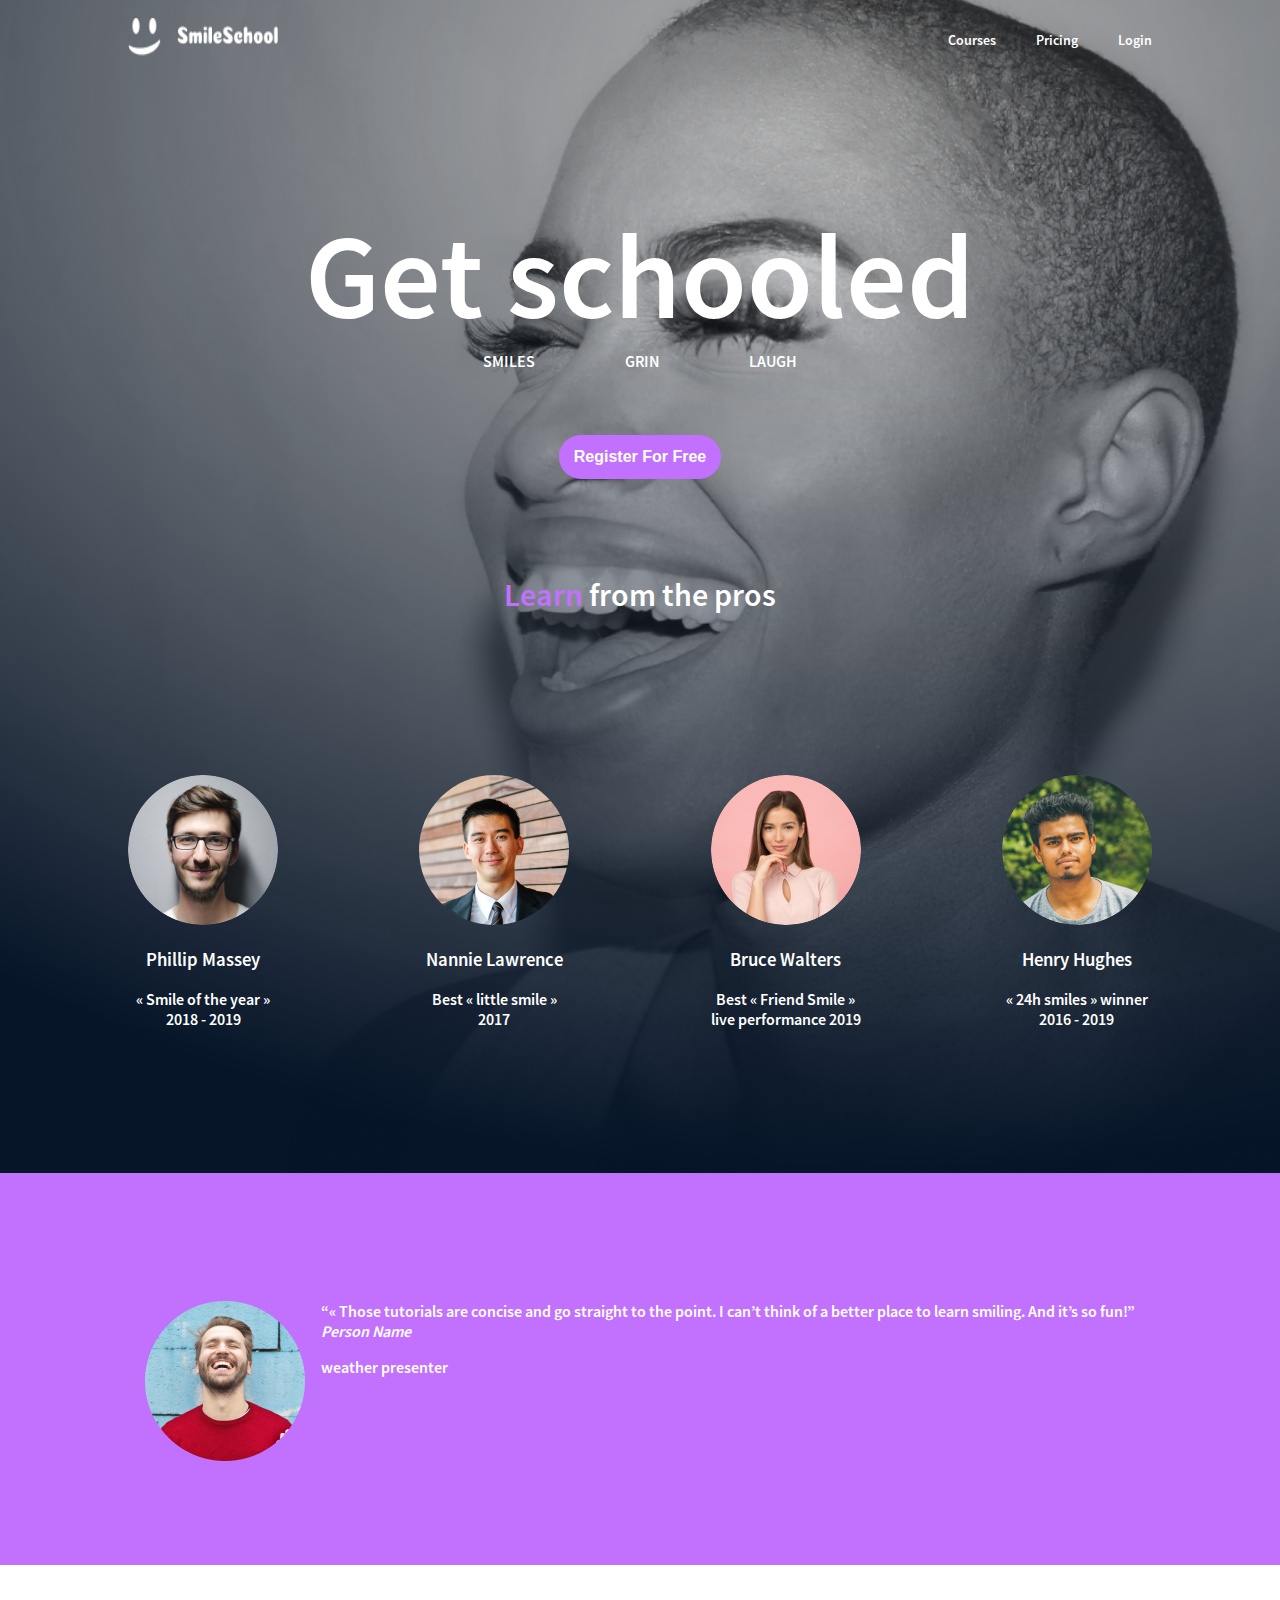
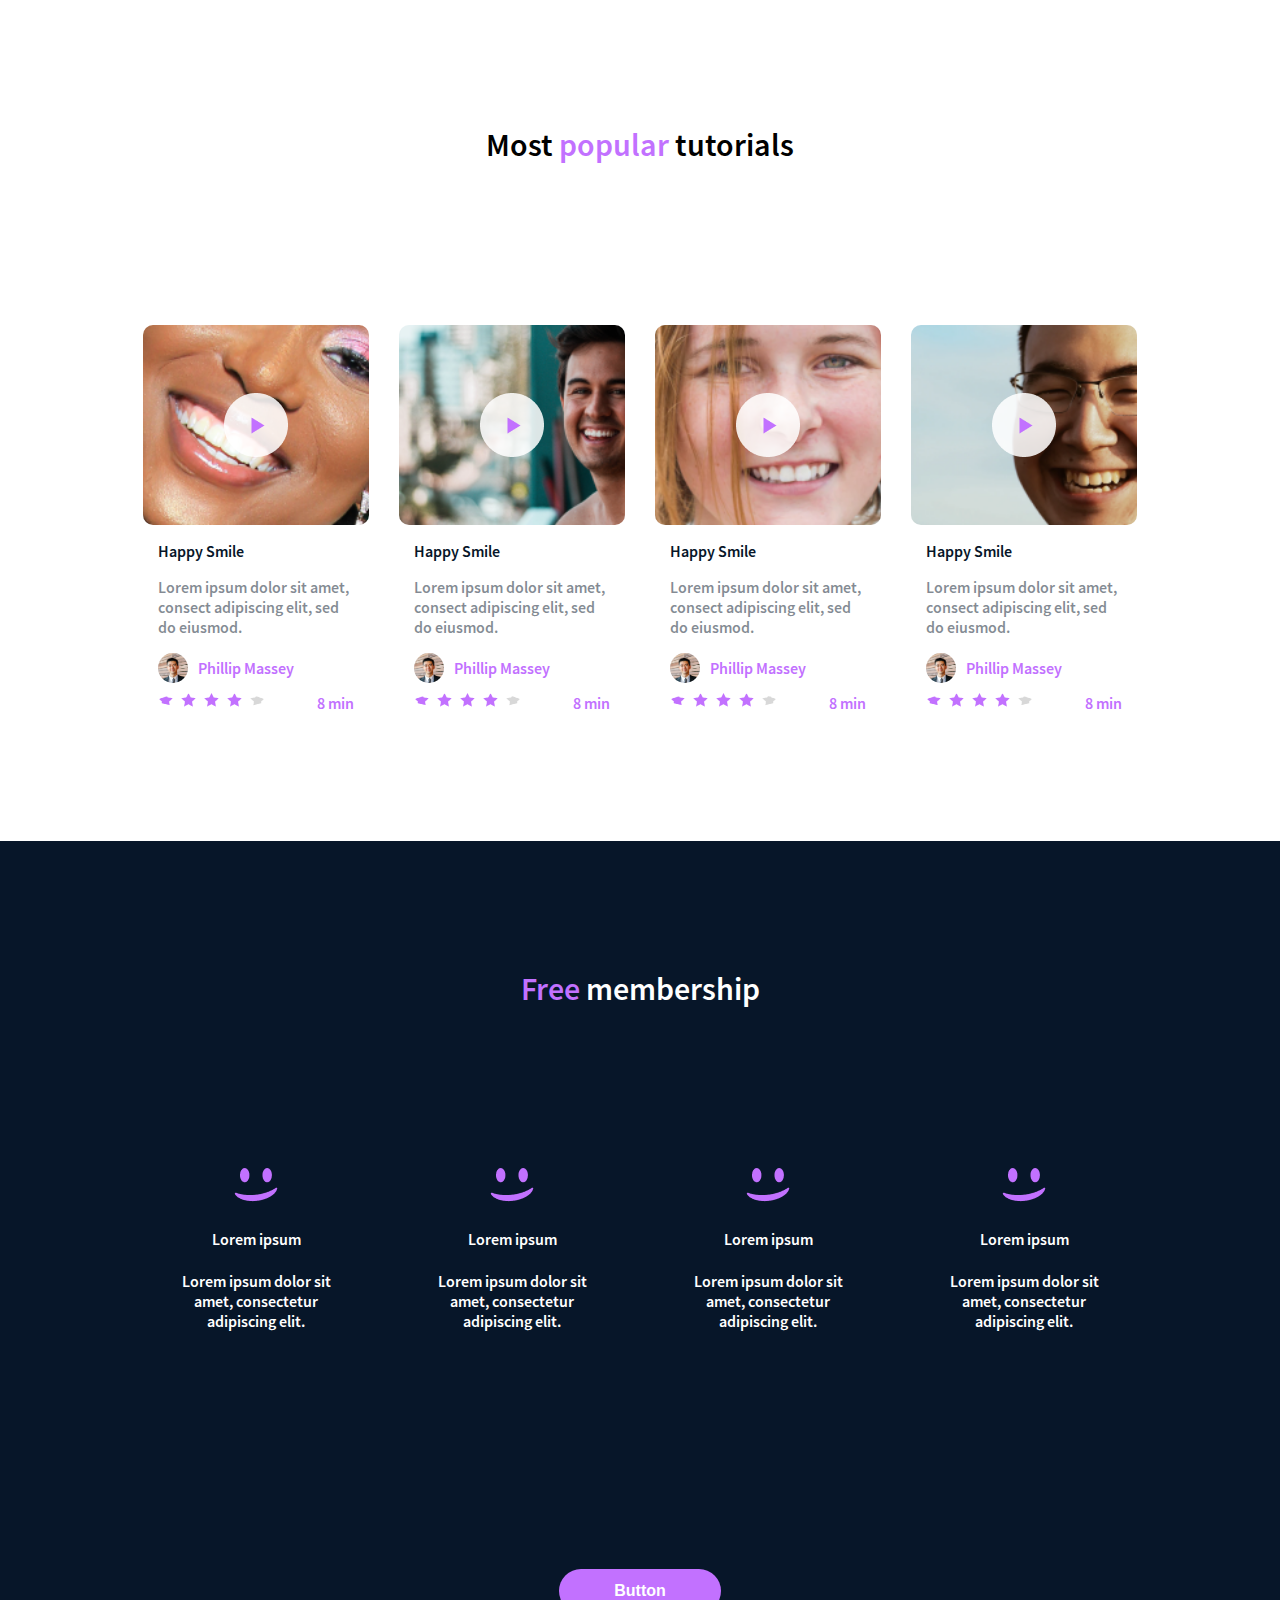
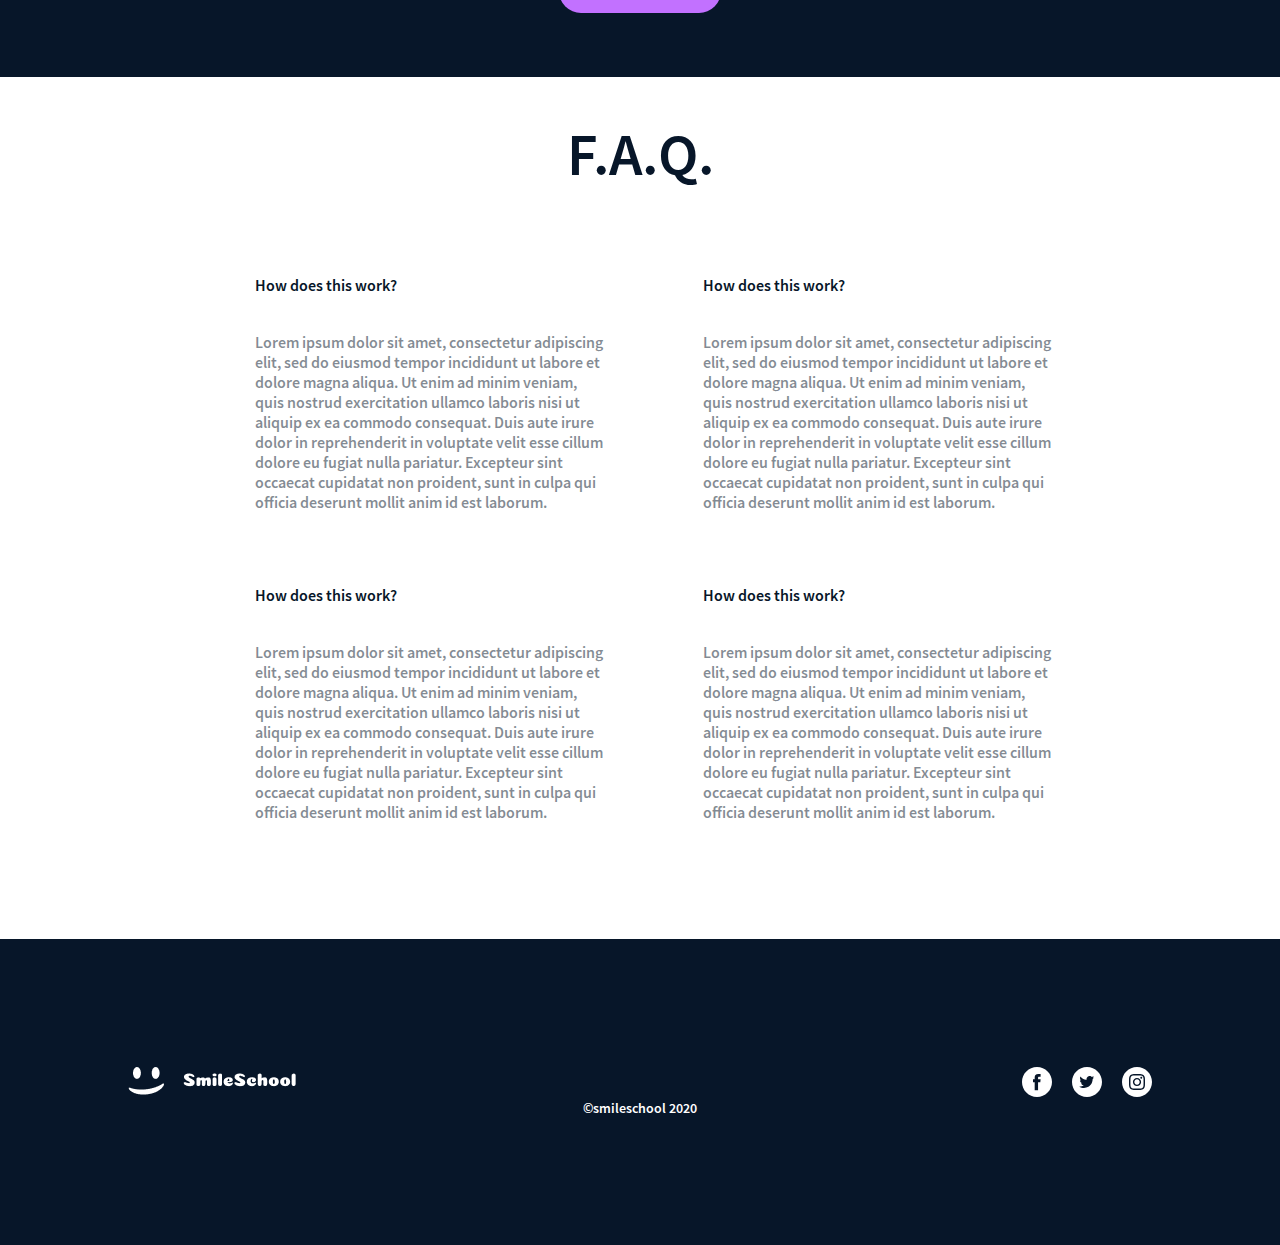
<file: css_advanced/index.html>
<!DOCTYPE HTML> 
<html lang="en">
<head>
    <meta charset="utf-8">
    <meta name="viewport" content="width=device-width, initial-scale=1, viewport-fit=cover">
    <meta name="Author" content="Tara Kuds">
    <meta name="description" content="This is an advanced CSS project">
    <!-- <link rel="icon" type="image/png" href="images/favicon.jpg"> -->
    <!-- <link rel="stylesheet" href=".css"> -->
    <link rel="stylesheet" href="style.css">
    <title>Homepage </title>
</head>

<body>
    <header>
        <div class="logo">
            <a href="./index.html"><img src="assets/logo.png" alt="logo"></a>
        </div>

        <div id="nav-menu">
            <a href="#">Courses</a>
            <a href="#">Pricing</a>
            <a href="#">Login</a>
        </div>
    </header>

    <main>
        <!-- Hero section -->
        <section id="banner">

            <div id="hero-banner">
                <h1>Get schooled</h1>
                <span>SMILES</span><span>GRIN</span><span>LAUGH</span><br>
                <button type="submit" class="cta">Register For Free</button>
            </div>

            <div style="position:relative">
                <p class="header2"><strong>Learn</strong> from the pros</p>
                <div class="card-container">
                    <div class="cards">
                        <img src="assets/1.png" alt="Phillip Massey">
                        <h3>Phillip Massey</h3>
                        <p>« Smile of the year » 2018 - 2019</p>
                    </div>
                    <div class="cards">
                        <img src="assets/2.png" alt="Nannie Lawrence">
                        <h3>Nannie Lawrence</h3>
                        <p>Best « little smile » 2017</p>
                    </div>
                    <div class="cards">
                        <img src="assets/3.png" alt="Bruce Walters">
                        <h3>Bruce Walters</h3>
                        <p>Best « Friend Smile » live performance 2019</p>
                    </div>
                    <div class="cards">
                        <img src="assets/4.png" alt="Henry Hughes">
                        <h3>Henry Hughes</h3>
                        <p>« 24h smiles » winner 2016 - 2019</p>
                    </div>
                </div>
            </div>
        </section>
<!-- Quote Section -->
        <section id="quote">
            <div>
                <img src="assets/5.png" alt="Quote Image">
<!-- 
                <div>
                </div> -->
                <div style="display: block;">
                    <q>« Those tutorials are concise and go straight to the point. I can’t think of a better place to learn smiling. And it’s so fun!</q><br>
                   <cite>Person Name</cite>
                    <p>weather presenter</p>
                </div>
            </div>
            
        </section>
        <!-- Video Section -->
        <section id="videos">
            <p class="header2">Most <strong>popular</strong> tutorials</p>
            <div class="card-container">
                <div class="video-frame">
                    <div class="video video1">
                        <img src="assets/play.png" alt="">
    
                    </div>
                    <div class="video-info">
                        <h3 style="color: var(--dark); font-size: var(--medium-text);">Happy Smile</h3>
                        <p style="color: var(--grey);">Lorem ipsum dolor sit amet, consect adipiscing elit, sed do eiusmod.</p>
                        <div class="rating-avater">
                            <div style="display: flex; align-items: center;">
                                <img src="assets/2.png" alt="">
                                <span style="color: var(--purple);">Phillip Massey</span>
                            </div>
                            
                            <div class="rating">
                                <img src="assets/rating.png" alt="rating">
                                <span style="color: var(--purple);">8 min</span>
                            </div>
                        </div>
                    </div>
                </div>
                <div class="video-frame">
                    <div class="video video2">
                        <img src="assets/play.png" alt="">
    
                    </div>
                    <div class="video-info">
                        <h3 style="color: var(--dark); font-size: var(--medium-text);">Happy Smile</h3>
                        <p style="color: var(--grey);">Lorem ipsum dolor sit amet, consect adipiscing elit, sed do eiusmod.</p>
                        <div class="rating-avater">
                            <div style="display: flex; align-items: center;">
                                <img src="assets/2.png" alt="">
                                <span style="color: var(--purple);">Phillip Massey</span>
                            </div>
                            
                            <div class="rating">
                                <img src="assets/rating.png" alt="rating">
                                <span style="color: var(--purple);">8 min</span>
                            </div>
                        </div>
                    </div>
                </div>
                <div class="video-frame">
                    <div class="video video3">
                        <img src="assets/play.png" alt="">
    
                    </div>
                    <div class="video-info">
                        <h3 style="color: var(--dark); font-size: var(--medium-text);">Happy Smile</h3>
                        <p style="color: var(--grey);">Lorem ipsum dolor sit amet, consect adipiscing elit, sed do eiusmod.</p>
                        <div class="rating-avater">
                            <div style="display: flex; align-items: center;">
                                <img src="assets/2.png" alt="">
                                <span style="color: var(--purple);">Phillip Massey</span>
                            </div>
                            
                            <div class="rating">
                                <img src="assets/rating.png" alt="rating">
                                <span style="color: var(--purple);">8 min</span>
                            </div>
                        </div>
                    </div>
                </div>
                <div class="video-frame">
                    <div class="video video4">
                        <img src="assets/play.png" alt="">
    
                    </div>
                    <div class="video-info">
                        <h3 style="color: var(--dark); font-size: var(--medium-text);">Happy Smile</h3>
                        <p style="color: var(--grey);">Lorem ipsum dolor sit amet, consect adipiscing elit, sed do eiusmod.</p>
                        <div class="rating-avater">
                            <div style="display: flex; align-items: center;">
                                <img src="assets/2.png" alt="">
                                <span style="color: var(--purple);">Phillip Massey</span>
                            </div>
                            
                            <div class="rating">
                                <img src="assets/rating.png" alt="rating">
                                <span style="color: var(--purple);">8 min</span>
                            </div>
                        </div>
                    </div>
                </div>
                
                
            </div>
           
        </section>
        <section id="membership" style="text-align: center;">
            <h1 class="header2"><strong>Free</strong> membership</h1>
            <div class="card-container">
                <div class="member-card">
                    <img src="assets/smile.png" alt="smile">
                    <h4>Lorem ipsum</h4>
                    <p>Lorem ipsum dolor sit amet, consectetur adipiscing elit.</p>
                </div>
                <div class="member-card">
                    <img src="assets/smile.png" alt="">
                    <h4>Lorem ipsum</h4>
                    <p>Lorem ipsum dolor sit amet, consectetur adipiscing elit.</p>
                </div>
                <div class="member-card">
                    <img src="assets/smile.png" alt="">
                    <h4>Lorem ipsum</h4>
                    <p>Lorem ipsum dolor sit amet, consectetur adipiscing elit.</p>
                </div>
                <div class="member-card">
                    <img src="assets/smile.png" alt="">
                    <h4>Lorem ipsum</h4>
                    <p>Lorem ipsum dolor sit amet, consectetur adipiscing elit.</p>
                </div>
            </div>
            <button class="cta">Button</button>
        </section>
        <section id="faq">
            <h1 style="font-size: 60px; font-weight: 300;">F.A.Q.</h1>
            <div>
                <div>
                    <div>
                        <h4 style="color: var(--dark);">How does this work?</h4>
                        <p>Lorem ipsum dolor sit amet, consectetur adipiscing elit, sed do eiusmod tempor incididunt ut labore et dolore magna aliqua. Ut enim ad minim veniam, quis nostrud exercitation ullamco laboris nisi ut aliquip ex ea commodo consequat. Duis aute irure dolor in reprehenderit in voluptate velit esse cillum dolore eu fugiat nulla pariatur. Excepteur sint occaecat cupidatat non proident, sunt in culpa qui officia deserunt mollit anim id est laborum.</p>
                    </div>
                    <div>
                        <h4 style="color: var(--dark);">How does this work?</h4>
                        <p>Lorem ipsum dolor sit amet, consectetur adipiscing elit, sed do eiusmod tempor incididunt ut labore et dolore magna aliqua. Ut enim ad minim veniam, quis nostrud exercitation ullamco laboris nisi ut aliquip ex ea commodo consequat. Duis aute irure dolor in reprehenderit in voluptate velit esse cillum dolore eu fugiat nulla pariatur. Excepteur sint occaecat cupidatat non proident, sunt in culpa qui officia deserunt mollit anim id est laborum.</p>
                    </div>
                </div>
                <div>
                    <div>
                        <h4 style="color: var(--dark);">How does this work?</h4>
                        <p>Lorem ipsum dolor sit amet, consectetur adipiscing elit, sed do eiusmod tempor incididunt ut labore et dolore magna aliqua. Ut enim ad minim veniam, quis nostrud exercitation ullamco laboris nisi ut aliquip ex ea commodo consequat. Duis aute irure dolor in reprehenderit in voluptate velit esse cillum dolore eu fugiat nulla pariatur. Excepteur sint occaecat cupidatat non proident, sunt in culpa qui officia deserunt mollit anim id est laborum.</p>
                    </div>
                    <div>
                        <h4 style="color: var(--dark);">How does this work?</h4>
                        <p>Lorem ipsum dolor sit amet, consectetur adipiscing elit, sed do eiusmod tempor incididunt ut labore et dolore magna aliqua. Ut enim ad minim veniam, quis nostrud exercitation ullamco laboris nisi ut aliquip ex ea commodo consequat. Duis aute irure dolor in reprehenderit in voluptate velit esse cillum dolore eu fugiat nulla pariatur. Excepteur sint occaecat cupidatat non proident, sunt in culpa qui officia deserunt mollit anim id est laborum.</p>
                    </div>
                </div>
            </div>
        </section>
    </main>

    <footer>
        <div>
            <img src="assets/logo.png" alt="logo">
            <div>
                <img src="assets/social_icons.svg" alt="social_icons">
            </div>
        </div>
        <span>©smileschool 2020</span>
    </footer>


</body>

</html>
</file>
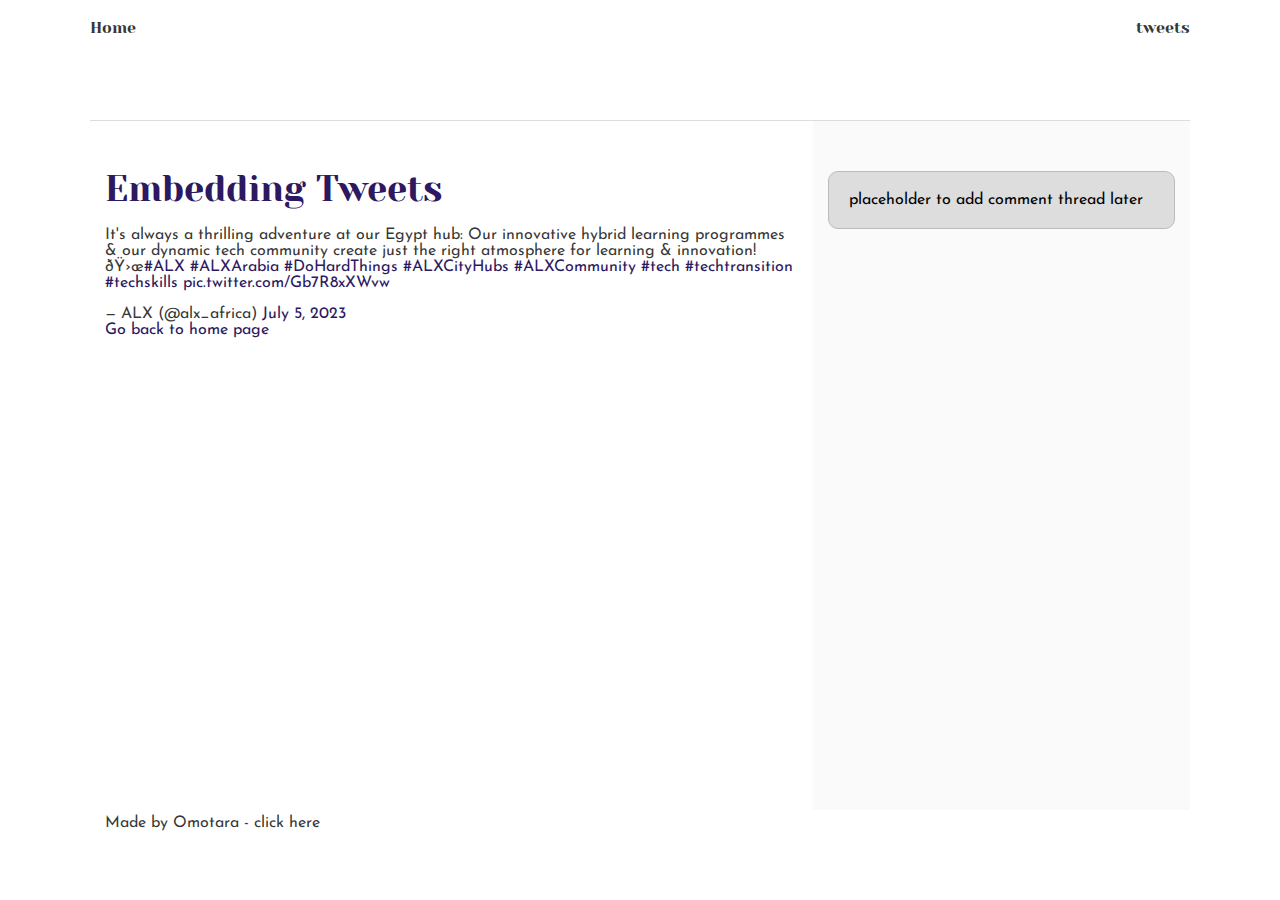
<file: css_basic/tweets.html>
<!DOCTYPE HTML> 
<html lang="en">
<head>
<link href="base.css" rel="stylesheet">
<link href="styles.css" rel="stylesheet">
<title>This is a Webpage practice </title>
</head>

<body>
    <header>
        <a href="./index.html">Home</a>
        <a href="#">tweets</a>
    </header>

    <main>
        <article>
            <h1>Embedding Tweets</h1>
            <blockquote class="twitter-tweet"><p lang="en" dir="ltr">It&#39;s always a thrilling adventure at our Egypt hub: Our innovative hybrid learning programmes &amp; our dynamic tech community create just the right atmosphere for learning &amp; innovation! 🛜<a href="https://twitter.com/hashtag/ALX?src=hash&amp;ref_src=twsrc%5Etfw">#ALX</a> <a href="https://twitter.com/hashtag/ALXArabia?src=hash&amp;ref_src=twsrc%5Etfw">#ALXArabia</a> <a href="https://twitter.com/hashtag/DoHardThings?src=hash&amp;ref_src=twsrc%5Etfw">#DoHardThings</a> <a href="https://twitter.com/hashtag/ALXCityHubs?src=hash&amp;ref_src=twsrc%5Etfw">#ALXCityHubs</a> <a href="https://twitter.com/hashtag/ALXCommunity?src=hash&amp;ref_src=twsrc%5Etfw">#ALXCommunity</a> <a href="https://twitter.com/hashtag/tech?src=hash&amp;ref_src=twsrc%5Etfw">#tech</a> <a href="https://twitter.com/hashtag/techtransition?src=hash&amp;ref_src=twsrc%5Etfw">#techtransition</a> <a href="https://twitter.com/hashtag/techskills?src=hash&amp;ref_src=twsrc%5Etfw">#techskills</a> <a href="https://t.co/Gb7R8xXWvw">pic.twitter.com/Gb7R8xXWvw</a></p>&mdash; ALX (@alx_africa) <a href="https://twitter.com/alx_africa/status/1676662878122700803?ref_src=twsrc%5Etfw">July 5, 2023</a></blockquote> <script async src="https://platform.twitter.com/widgets.js" charset="utf-8"></script>
        
            <a href="./index.html">Go back to home page</a>
           
        </article>
        <aside>
            <p>placeholder to add comment thread later</p>
        </aside>

    </main> 

    <footer>
        <p>Made by Omotara - <a href="https://twitter.com/tarakuds" target="_blank">click here</a></p>
    </footer>


</body>

</html>
</file>
<file: css_advanced/style.css>
@font-face {
    font-family: Source Sans Pro;
        src: url(./assets/source-sans-pro/SourceSansPro-Black.otf);
        src: url(./assets/source-sans-pro/SourceSansPro-Bold.otf);
        src: url(./assets/source-sans-pro/SourceSansPro-ExtraLight.otf);
        src: url(./assets/source-sans-pro/SourceSansPro-Light.otf);
        src: url(./assets/source-sans-pro/SourceSansPro-Regular.otf);
        src: url(./assets/source-sans-pro/SourceSansPro-Semibold.otf);
}
 
*{
    box-sizing: border-box;
}

body{
    padding: 0;
    margin: 0;
    font-family: Source Sans Pro;

}
main{
    width: 100vw;
}
a{
    text-decoration: none;
    color: inherit;
}
:root{
    --padding:10%;
    --max-width: 1000px;
    --nav-gap: 40px;
    --light: #fff;
    --purple: #C271FF;
    --dark: #071629;
    --small-text:14px;
    --medium-text:16px;
    --big-text: 32px;
    --extra-large:120px;
    --margin:10px;
    --grey:rgba(7, 22, 41, 0.50);
}

header{
    position: absolute;
    top: 0;
    color: var(--light);
    height: 80px;
    width: 100vw;
    padding: 0 var(--padding);
    display: flex;
    justify-content: space-between;
    align-items: center;
}

.logo img{
    width: 150px;
    height: 40px;

}
#nav-menu{
    display: flex;
    align-items: center;
    gap: var(--nav-gap);
    font-size: var(--small-text);
}
#banner{
    background-image: url(./assets/Object.png);
    background-size: cover;
    color: var(--light);
    padding-top: 200px;
    text-align: center;
}
h1{
    font-size: var(--extra-large);
    margin: 0;
    padding: 0;
}
.header2{
    font-size: var(--big-text);
    font-weight: 300;
    line-height: normal;
}
strong{
    color:var(--purple);
}
.cta{
    border: none;
    border-radius: 9999px;
    background-color: var(--purple);
    color: inherit;
    font-weight: 600;
    font-size: var(--medium-text);
    padding: 5px 10px;
    margin: 5%;
    width: 162px;
    height: 44px;
}
#hero-banner span{
    font-size: var(--medium-text);
    font-weight: 700;
    line-height: normal;
    margin: 0 45px;
}

.card-container{
 width: 100vw;
 margin: auto;
 padding: var(--padding);
 text-align: center;
 display: flex;
 justify-content: space-between;
 gap: 10;
}

.cards{
    width: 150px;
    height: inherit;

}
.cards img{
    width: 150px;
height: 150px;
border-radius: 50%;
}

#quote{
    width:100vw;
height: 392px;
background-color: var(--purple);
color: var(--light);
padding: var(--padding);
}

#quote div{
    display: flex;
    justify-content: space-evenly;
}
#videos{
    text-align: center;
    padding-top: var(--padding);
}
.video-frame{
    width: 255px;
height: inherit;
    /* border: 1px solid black; */
    text-align: left;
    margin: 0 15px;
}
#videos .card-container{
    flex-direction: row-reverse;
}
.video-info{
    padding:0 15px;
    

}
.video1{
    background-image: url(assets/6.png);
    background-size: cover;
}
.video2{
    background-image: url(assets/7.png);
    background-size: cover;
}
.video3{
    background-image: url(assets/8.png);
    background-size: cover;
}
.video4{
    background-image: url(assets/9.png);
    background-size: cover;
}
.video{
    height: 200px;
    display: flex;
    align-items: center;
    justify-content: center;
    border-radius: 10px;

}
.rating-avater img{
    width: 30px;
    height: 30px;
    font-size: var(--small-text);
    margin-right: var(--margin) ;
    border-radius: 50%;
}
.rating{
    margin-top: var(--margin);
    color: var(--purple);
    display: flex;
    justify-content: space-between;
}
.rating img{
    width: 107px;
height: 15px;
flex-shrink: 0;
}
#membership{
    padding-top: var(--padding);
    background-color: var(--dark);
    color: var(--light);
}
.member-card{
    width: 257;
    height: inherit;
    padding: 3%;
    margin: 0 10px;
}
#faq{
    color: var(--dark);
    text-align: center;
    width: 100vw;
    padding: 3% 15%;

}
#faq div{
    display: flex;
    flex-direction: row;
}

#faq div div {
    flex-direction: column;
    flex: auto;
    margin: 5%;
    text-align: left;
    width: 350px;

}
#faq p{
    color: var(--grey);
}

footer{
    background-color: var(--dark);
    color: var(--light);
    padding: var(--padding);
    text-align: center;
    height: fit-content;
    width: 100vw;
}

footer div{
    display: flex;
    justify-content: space-between;
    /* margin-bottom: 5; */
}
footer span{
    margin-top: 15px;
    font-size: var(--small-text);
    font-weight: 300;
}
</file>
<file: css_basic/base.css>
/* Importing webfonts */
/* (If you're learning CSS, you should disregard that) */

@import url(https://fonts.googleapis.com/css?family=Yeseva+One);
@import url(https://fonts.googleapis.com/css?family=Josefin+Sans:400,700,700italic,400italic);


/* CSS reset rules */

html, body {
	height: 100%;
	min-height: 100%;
}
html, body, div, span, applet, object, iframe,
h1, h2, h3, h4, h5, h6, p, blockquote, pre,
a, abbr, acronym, address, big, cite, code,
del, dfn, img, ins, kbd, q, s, samp,
small, strike, sub, sup, tt, var,
b, u, i, center,
dl, dt, dd,
fieldset, form, label, legend,
table, caption, tbody, tfoot, thead, tr, th, td,
article, aside, canvas, details, embed, 
figure, figcaption, footer, header, hgroup, 
menu, nav, output, ruby, section, summary,
time, mark, audio, video {
	margin: 0;
	padding: 0;
	border: 0;
	font-size: 100%;
	font: inherit;
	vertical-align: baseline;
}
/* HTML5 display-role reset for older browsers */
article, aside, details, figcaption, figure, 
footer, header, hgroup, menu, nav, section {
	display: block;
}
body {
	line-height: 1;
}
blockquote, q {
	quotes: none;
}
blockquote:before, blockquote:after,
q:before, q:after {
	content: '';
	content: none;
}
table {
	border-collapse: collapse;
	border-spacing: 0;
}


/* Fonts and colors */

body {
	font-family: 'Josefin Sans', serif;
	color: rgba(0, 0, 0, 0.8);
}
h1, h2, h3, h4, h5, h6, header {
	font-family: 'Yeseva One', sans-serif;
}
article {
}
header {
	border-bottom: 1px solid rgb(221,221,221);
	transition: border-bottom-color 1s ease;
}
header a {
	color: rgba(0, 0, 0, 0.8);
}
aside {
	background: #FAFAFA;
}
aside p {
	border: 1px solid #bbb;
	background: #ddd;
	color: black;
}
footer a {
	color: rgba(0, 0, 0, 0.8);
}
a {
	color: #F80002;
}


/* Positioning and margins */

@media (min-width: 1100px) {
	body {
		width: 1100px;
		margin: 0 auto;
	}
}

article {
	padding: 50px 15px;
}
article > *:first-child {
	margin-top: 0;
}
aside {
	padding: 50px 15px;
}
header .right {
	float: right;
	margin: 0 10px 15px;
}


/* Header */
header {
	padding: 20px 0;
	height: 80px;
}
header ul {
	list-style: none;
	margin: 0;
	padding: 0;
}
header li {
	display: inline;
	vertical-align:middle;
}
header li:first-child {
	margin: 0;
}
header li a {
	margin: 0 10px;
}
header li.logo {
	font-size: 36px;
}
header a {
	text-decoration: none;
}


/* Aside */

aside p {
	border-radius: 10px;
	padding: 20px 20px;
}


/* Footer */

footer {
	padding: 5px 15px;
	height: 80px;
}


/* Text styles and margins */

p {
	margin-bottom: 15px;
}
h1 {
	font-size: 36px;
	margin: 40px 0 20px;
}
h2 {
	font-size: 32px;
	margin: 30px 0 15px;
}
h3 {
	font-size: 28px;
	margin: 25px 0 10px;
}
h4 {
	font-size: 20px;
	font-weight: bold;
	margin: 20px 0 10px;
}
h5 {
	font-size: 18px;
	font-weight: bold;
	margin: 15px 0 10px;
}
h6 {
	font-weight: bold;
	margin: 5px 0;
}

@media (max-width: 800px) {
  body.works_on_smartphone {
  	display: block;
  }
  body.works_on_smartphone main {
  	display: block;
  }
  header .right {
  	float: none;
  }
}
</file>
<file: css_basic/styles.css>
body, main{
    display: flex
}

body{
    flex-direction: column;
}

main{
    flex-direction: row;
    flex: auto;
}

article{
    flex: 2;
}
aside{
    flex: 1;
}

article, aside{
    overflow-y: auto;
}
header{
    display: flex;
    justify-content: space-between;
}
a{
text-decoration: none;
color: rgb(44, 25, 95);
}
h1, h2, h3,h4{
    color: rgb(44, 25, 95);
}
</file>
